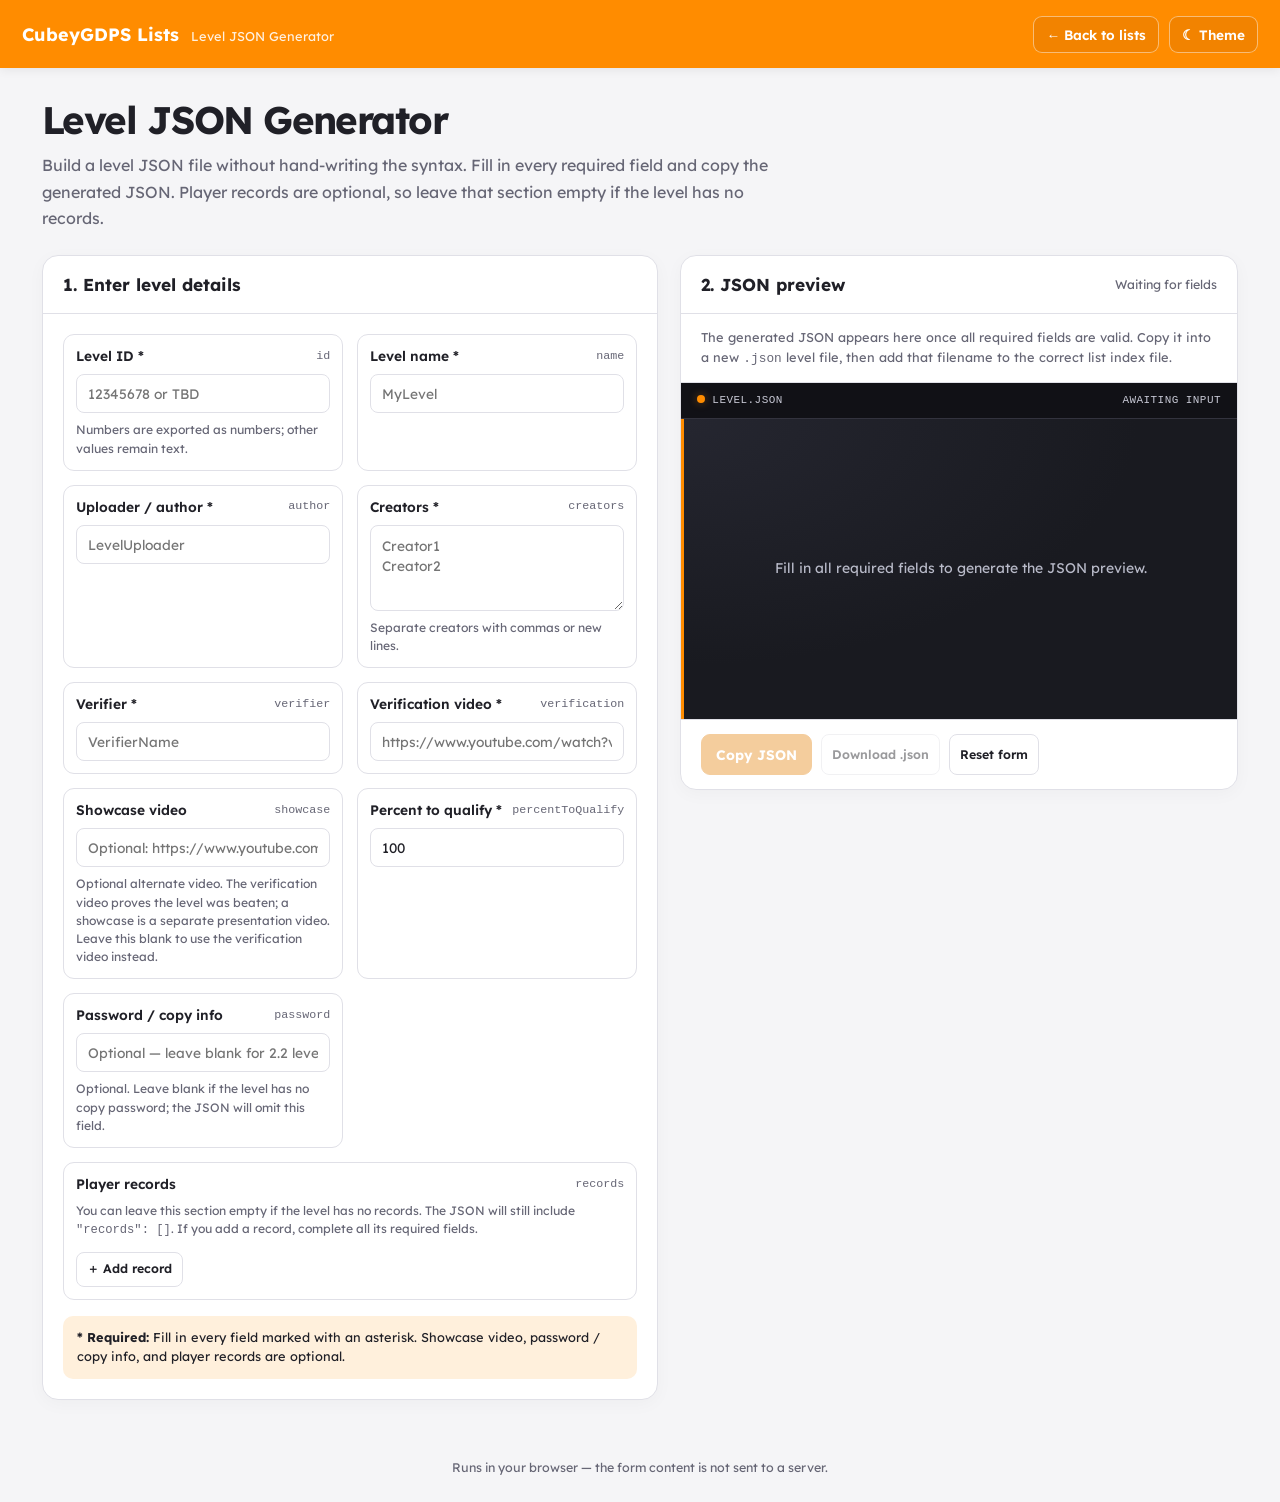
<file: json-generator/index.html>
<!DOCTYPE html>
<html lang="en">
<head>
    <meta charset="UTF-8">
    <meta name="viewport" content="width=device-width, initial-scale=1">
    <title>Level JSON Generator | CubeyGDPS Lists</title>
    <link rel="preconnect" href="https://fonts.googleapis.com">
    <link rel="preconnect" href="https://fonts.gstatic.com" crossorigin>
    <link href="https://fonts.googleapis.com/css2?family=Lexend+Deca:wght@400;500;600;700&display=swap" rel="stylesheet">
    <style>
        :root {
            color-scheme: light;
            --bg: #f5f5f7;
            --panel: #fff;
            --text: #202027;
            --muted: #666675;
            --border: #e0e0e7;
            --field: #fff;
            --orange: #ff8c00;
            --orange-dark: #bd5e00;
            --soft-orange: #fff0dc;
            --code: #191a20;
            --code-text: #f5f5fa;
            font-family: "Lexend Deca", sans-serif;
        }
        * { box-sizing: border-box; }
        body { margin: 0; background: var(--bg); color: var(--text); min-height: 100vh; }
        body.dark {
            color-scheme: dark;
            --bg: #17171b; --panel: #222228; --text: #f4f4f8; --muted: #b2b2c0;
            --border: #3c3c46; --field: #19191f; --orange: #d97706; --orange-dark: #ffb45e;
            --soft-orange: #3a2a19; --code: #101014; --code-text: #f5f5fa;
        }
        header {
            min-height: 68px; padding: 12px max(22px, calc((100vw - 1240px) / 2));
            display: flex; align-items: center; justify-content: space-between; gap: 18px;
            background: var(--orange); color: white; box-shadow: 0 2px 10px #00000012;
        }
        .brand { display: flex; align-items: baseline; gap: 12px; flex-wrap: wrap; }
        .brand strong { font-size: 1.12rem; }
        .brand span { font-size: .8rem; opacity: .88; }
        .header-actions { display: flex; align-items: center; gap: 10px; }
        a { color: inherit; }
        .header-link, .theme-button {
            border: 1px solid #ffffff75; color: white; background: #8c45001c;
            padding: 9px 12px; border-radius: 9px; text-decoration: none; font: inherit;
            font-size: .85rem; font-weight: 600; cursor: pointer;
        }
        .header-link:hover, .theme-button:hover { background: #8c450033; }
        main { max-width: 1240px; margin: 30px auto 60px; padding: 0 22px; }
        .intro { margin-bottom: 24px; }
        h1 { font-size: clamp(1.7rem, 4vw, 2.4rem); line-height: 1.15; letter-spacing: -.04em; margin: 0 0 10px; }
        .intro p { margin: 0; color: var(--muted); line-height: 1.65; max-width: 760px; }
        .layout { display: grid; grid-template-columns: minmax(0, 1.05fr) minmax(360px, .95fr); gap: 22px; align-items: start; }
        .panel { background: var(--panel); border: 1px solid var(--border); border-radius: 16px; overflow: hidden; box-shadow: 0 4px 18px #00000008; }
        .panel-head { padding: 18px 20px; border-bottom: 1px solid var(--border); display: flex; justify-content: space-between; align-items: center; gap: 12px; }
        h2 { font-size: 1.08rem; margin: 0; }
        .panel-body { padding: 20px; }
        .field-grid { display: grid; grid-template-columns: 1fr 1fr; gap: 14px; }
        .field { min-width: 0; border: 1px solid var(--border); border-radius: 11px; padding: 12px; }
        .field.full { grid-column: 1 / -1; }
        .field.disabled { opacity: .65; }
        .field-top { display: flex; align-items: center; justify-content: space-between; gap: 10px; margin-bottom: 10px; }
        .field-top label { font-weight: 600; font-size: .86rem; overflow-wrap: anywhere; }
        .field-top code { color: var(--muted); font-size: .73rem; }
        input[type="checkbox"] { accent-color: var(--orange-dark); width: 17px; height: 17px; cursor: pointer; }
        input[type="text"], input[type="number"], input[type="url"], textarea, select {
            display: block; width: 100%; min-width: 0; background: var(--field); color: var(--text);
            border: 1px solid var(--border); border-radius: 8px; padding: 10px 11px;
            font: inherit; font-size: .86rem; outline: none;
        }
        textarea { min-height: 86px; resize: vertical; line-height: 1.5; }
        input:focus-visible, textarea:focus-visible, select:focus-visible, button:focus-visible, a:focus-visible {
            outline: 2px solid var(--orange-dark); outline-offset: 2px;
        }
        input:disabled, textarea:disabled { opacity: .55; cursor: not-allowed; }
        .hint { color: var(--muted); font-size: .76rem; line-height: 1.5; margin: 8px 0 0; }
        .toolbar { display: flex; flex-wrap: wrap; gap: 8px; }
        button { font-family: inherit; }
        .small-button { border: 1px solid var(--border); background: var(--panel); color: var(--text); padding: 8px 10px; border-radius: 8px; font-size: .78rem; font-weight: 600; cursor: pointer; }
        .small-button:hover { border-color: var(--orange-dark); }
        .primary-button { background: var(--orange); border: 1px solid var(--orange); color: white; padding: 11px 14px; border-radius: 9px; font-size: .86rem; font-weight: 700; cursor: pointer; }
        .primary-button:hover { filter: brightness(.96); }
        button:disabled { opacity: .45; cursor: not-allowed; filter: grayscale(.25); }
        .record-box { margin-top: 16px; border: 1px dashed var(--border); padding: 14px; border-radius: 11px; }
        .record-head { display: flex; justify-content: space-between; align-items: center; gap: 10px; margin-bottom: 12px; }
        .record-head strong { font-size: .88rem; }
        .record-grid { display: grid; grid-template-columns: 1fr 1fr; gap: 10px; }
        .record-grid label { display: block; font-size: .75rem; color: var(--muted); margin-bottom: 6px; }
        .record-options { display: flex; flex-wrap: wrap; gap: 14px; margin-top: 12px; }
        .check-label { display: inline-flex; align-items: center; gap: 7px; font-size: .82rem; }
        .preview-panel { position: sticky; top: 18px; }
        .preview-panel .panel-body { padding: 0; }
        .preview-note { padding: 14px 20px; border-bottom: 1px solid var(--border); color: var(--muted); font-size: .8rem; line-height: 1.5; }
        pre { margin: 0; padding: 22px; min-height: 300px; max-height: 60vh; overflow: auto; background: radial-gradient(ellipse at top left, #252630 0%, var(--code) 58%); color: var(--code-text); font: 13px/1.75 ui-monospace, SFMono-Regular, Consolas, monospace; white-space: pre; tab-size: 4; border-left: 3px solid var(--orange); }
        pre:not(.ready) { display: flex; align-items: center; justify-content: center; text-align: center; white-space: pre-wrap; color: #b8bac8; font: 14px/1.7 "Lexend Deca", sans-serif; padding: 32px; }
        .code-toolbar { display: flex; align-items: center; justify-content: space-between; gap: 12px; padding: 10px 16px; background: #111116; color: #c7c8d4; border-bottom: 1px solid #33333e; font: 11px/1.4 ui-monospace, SFMono-Regular, Consolas, monospace; letter-spacing: .04em; text-transform: uppercase; }
        .code-dot { display: inline-block; width: 8px; height: 8px; margin-right: 7px; border-radius: 50%; background: #ff8c00; box-shadow: 0 0 9px #ff8c0066; }
        .preview-actions { padding: 14px 20px; display: flex; flex-wrap: wrap; gap: 9px; border-top: 1px solid var(--border); }
        .status { align-self: center; color: var(--muted); font-size: .78rem; min-height: 1em; }
        .notice { background: var(--soft-orange); border-radius: 10px; padding: 12px 14px; font-size: .8rem; line-height: 1.55; margin-top: 16px; }
        footer { text-align: center; color: var(--muted); padding: 0 20px 28px; font-size: .78rem; }
        @media (max-width: 850px) {
            .layout { grid-template-columns: 1fr; }
            .preview-panel { position: static; }
            pre { max-height: 50vh; }
        }
        @media (max-width: 540px) {
            header { align-items: flex-start; flex-direction: column; padding: 14px 18px; }
            main { margin-top: 22px; padding: 0 14px; }
            .panel-head, .panel-body { padding: 15px; }
            .field-grid { grid-template-columns: 1fr; }
            .field.full { grid-column: auto; }
            .record-grid { grid-template-columns: 1fr; }
        }
    </style>
</head>
<body>
    <header>
        <div class="brand"><strong>CubeyGDPS Lists</strong><span>Level JSON Generator</span></div>
        <div class="header-actions">
            <a class="header-link" href="../">← Back to lists</a>
            <button class="theme-button" id="theme-toggle" type="button" aria-label="Toggle dark mode">☾ Theme</button>
        </div>
    </header>
    <main>
        <section class="intro">
            <h1>Level JSON Generator</h1>
            <p>Build a level JSON file without hand-writing the syntax. Fill in every required field and copy the generated JSON. Player records are optional, so leave that section empty if the level has no records.</p>
        </section>
        <div class="layout">
            <section class="panel">
                <div class="panel-head">
                    <h2>1. Enter level details</h2>
                </div>
                <div class="panel-body">
                    <div class="field-grid">
                        <div class="field" data-field="id">
                            <div class="field-top"><label for="value-id">Level ID <span aria-hidden="true">*</span></label><code>id</code></div>
                            <input id="value-id" type="text" placeholder="12345678 or TBD" required>
                            <p class="hint">Numbers are exported as numbers; other values remain text.</p>
                        </div>
                        <div class="field" data-field="name">
                            <div class="field-top"><label for="value-name">Level name *</label><code>name</code></div>
                            <input id="value-name" type="text" placeholder="MyLevel" required>
                        </div>
                        <div class="field" data-field="author">
                            <div class="field-top"><label for="value-author">Uploader / author *</label><code>author</code></div>
                            <input id="value-author" type="text" placeholder="LevelUploader" required>
                        </div>
                        <div class="field" data-field="creators">
                            <div class="field-top"><label for="value-creators">Creators *</label><code>creators</code></div>
                            <textarea id="value-creators" placeholder="Creator1&#10;Creator2" required></textarea>
                            <p class="hint">Separate creators with commas or new lines.</p>
                        </div>
                        <div class="field" data-field="verifier">
                            <div class="field-top"><label for="value-verifier">Verifier *</label><code>verifier</code></div>
                            <input id="value-verifier" type="text" placeholder="VerifierName" required>
                        </div>
                        <div class="field" data-field="verification">
                            <div class="field-top"><label for="value-verification">Verification video *</label><code>verification</code></div>
                            <input id="value-verification" type="url" placeholder="https://www.youtube.com/watch?v=..." required>
                        </div>
                        <div class="field" data-field="showcase">
                            <div class="field-top"><label for="value-showcase">Showcase video</label><code>showcase</code></div>
                            <input id="value-showcase" type="url" placeholder="Optional: https://www.youtube.com/watch?v=...">
                            <p class="hint">Optional alternate video. The verification video proves the level was beaten; a showcase is a separate presentation video. Leave this blank to use the verification video instead.</p>
                        </div>
                        <div class="field" data-field="percentToQualify">
                            <div class="field-top"><label for="value-percent">Percent to qualify *</label><code>percentToQualify</code></div>
                            <input id="value-percent" type="number" min="0" max="100" step="1" value="100" required>
                        </div>
                        <div class="field" data-field="password">
                            <div class="field-top"><label for="value-password">Password / copy info</label><code>password</code></div>
                            <input id="value-password" type="text" placeholder="Optional — leave blank for 2.2 levels">
                            <p class="hint">Optional. Leave blank if the level has no copy password; the JSON will omit this field.</p>
                        </div>
                        <div class="field full" data-field="records">
                            <div class="field-top">
                                <label>Player records</label><code>records</code>
                            </div>
                            <p class="hint">You can leave this section empty if the level has no records. The JSON will still include <code>"records": []</code>. If you add a record, complete all its required fields.</p>
                            <div id="records-container"></div>
                            <button class="small-button" id="add-record" type="button" style="margin-top:12px">＋ Add record</button>
                        </div>
                    </div>
                    <div class="notice"><strong>* Required:</strong> Fill in every field marked with an asterisk. Showcase video, password / copy info, and player records are optional.</div>
                </div>
            </section>
            <section class="panel preview-panel">
                <div class="panel-head"><h2>2. JSON preview</h2><span class="status" id="field-count">Waiting for fields</span></div>
                <div class="preview-note">The generated JSON appears here once all required fields are valid. Copy it into a new <code>.json</code> level file, then add that filename to the correct list index file.</div>
                <div class="panel-body"><div class="code-toolbar"><span><i class="code-dot"></i>level.json</span><span id="code-state">Awaiting input</span></div><pre id="json-output" aria-label="Generated JSON" tabindex="0">Fill in all required fields to generate the JSON preview.</pre></div>
                <div class="preview-actions">
                    <button class="primary-button" id="copy-json" type="button">Copy JSON</button>
                    <button class="small-button" id="download-json" type="button">Download .json</button>
                    <button class="small-button" id="reset-form" type="button">Reset form</button>
                    <span class="status" id="copy-status" role="status" aria-live="polite"></span>
                </div>
            </section>
        </div>
    </main>
    <footer>Runs in your browser — the form content is not sent to a server.</footer>
<script>
(() => {
    const $ = (selector, root = document) => root.querySelector(selector);
    const $$ = (selector, root = document) => [...root.querySelectorAll(selector)];
    const recordsContainer = $('#records-container');
    const output = $('#json-output');
    const status = $('#copy-status');
    let recordCounter = 0;

    function addRecord() {
        const id = ++recordCounter;
        const box = document.createElement('div');
        box.className = 'record-box';
        box.dataset.recordId = String(id);
        box.innerHTML = `
            <div class="record-head">
                <strong>Record ${id}</strong>
                <button class="small-button remove-record" type="button">Remove</button>
            </div>
            <div class="record-grid">
                <div><label for="record-user-${id}">Player name</label><input id="record-user-${id}" data-record="user" type="text" placeholder="PlayerName"></div>
                <div><label for="record-link-${id}">Proof link</label><input id="record-link-${id}" data-record="link" type="url" placeholder="https://..."></div>
                <div><label for="record-percent-${id}">Percent</label><input id="record-percent-${id}" data-record="percent" type="number" min="0" max="100" step="1" value="100"></div>
                <div><label for="record-fps-${id}">FPS value</label><input id="record-fps-${id}" data-record="fps-value" type="number" min="1" step="1" value="360"></div>
            </div>
            <div class="record-options">
                <label class="check-label"><input data-record="mobile" type="checkbox"> Mobile</label>
                <label class="check-label"><input data-record="cbf" type="checkbox"> CBF</label>
            </div>`;
        recordsContainer.appendChild(box);
        box.querySelector('.remove-record').addEventListener('click', () => {
            box.remove();
            updatePreview();
        });
        $$('input, select', box).forEach(input => {
            input.addEventListener('input', updatePreview);
            input.addEventListener('change', updatePreview);
        });
        updatePreview();
    }

    function readRecords() {
        return $$('.record-box', recordsContainer).map(box => {
            const record = {};
            const user = $('[data-record="user"]', box).value.trim();
            const link = $('[data-record="link"]', box).value.trim();
            const percent = $('[data-record="percent"]', box).value;
            const fps = $('[data-record="fps-value"]', box).value;
            if (user) record.user = user;
            if (link) record.link = link;
            if (percent !== '') record.percent = Number(percent);
            if (fps !== '') record.fps = Number(fps);
            if ($('[data-record="mobile"]', box).checked) record.mobile = true;
            if ($('[data-record="cbf"]', box).checked) record.cbf = true;
            return record;
        }).filter(record => Object.keys(record).length > 0);
    }

    function getData() {
        const text = id => $(id).value.trim();
        const idValue = text('#value-id');
        const data = {
            id: /^-?\d+$/.test(idValue) ? Number(idValue) : idValue,
            name: text('#value-name'),
            author: text('#value-author'),
            creators: text('#value-creators').split(/[\n,]+/).map(value => value.trim()).filter(Boolean),
            verifier: text('#value-verifier'),
            verification: text('#value-verification'),
            percentToQualify: text('#value-percent') === '' ? null : Number(text('#value-percent')),
            records: readRecords()
        };
        const password = text('#value-password');
        if (password) data.password = password;
        const showcase = text('#value-showcase');
        if (showcase) data.showcase = showcase;
        return data;
    }

    function isFormComplete() {
        const required = ['#value-id', '#value-name', '#value-author', '#value-creators', '#value-verifier', '#value-verification', '#value-percent'];
        if (!required.every(selector => {
            const field = $(selector);
            return field.value.trim() !== '' && field.checkValidity();
        })) return false;

        const showcase = $('#value-showcase');
        if (showcase.value.trim() && !showcase.checkValidity()) return false;

        // Records are optional, but every record added must be complete.
        for (const box of $$('.record-box', recordsContainer)) {
            for (const selector of ['[data-record="user"]', '[data-record="link"]', '[data-record="percent"]', '[data-record="fps-value"]']) {
                const field = $(selector, box);
                if (!field.value.trim() || !field.checkValidity()) return false;
            }
        }
        return true;
    }

    function getMissingFields() {
        const labels = [
            ['#value-id', 'Level ID'],
            ['#value-name', 'Level name'],
            ['#value-author', 'Uploader / author'],
            ['#value-creators', 'Creators'],
            ['#value-verifier', 'Verifier'],
            ['#value-verification', 'Verification video'],
            ['#value-percent', 'Percent to qualify'],
        ];
        const missing = labels
            .filter(([selector]) => {
                const field = $(selector);
                return !field.value.trim() || !field.checkValidity();
            })
            .map(([, label]) => label);

        const showcase = $('#value-showcase');
        if (showcase.value.trim() && !showcase.checkValidity()) missing.push('Showcase video URL');

        $('.record-box', recordsContainer).forEach((box, index) => {
            const selectors = [
                ['[data-record="user"]', 'player name'],
                ['[data-record="link"]', 'proof link'],
                ['[data-record="percent"]', 'percent'],
                ['[data-record="fps-value"]', 'FPS value']
            ];
            selectors.forEach(([selector, label]) => {
                const field = $(selector, box);
                if (!field.value.trim() || !field.checkValidity()) {
                    missing.push('Record ' + (index + 1) + ': ' + label);
                }
            });
        });
        return missing;
    }

    function updatePreview() {
        const complete = isFormComplete();
        output.classList.toggle('ready', complete);
        $('#copy-json').disabled = !complete;
        $('#download-json').disabled = !complete;
        const missing = getMissingFields();
        $('#field-count').textContent = complete ? Object.keys(getData()).length + ' fields' : missing.length + ' field(s) to fix';
        $('#code-state').textContent = complete ? 'Valid JSON preview' : 'Awaiting input';

        if (!complete) {
            output.textContent = 'Complete the required fields to generate the JSON preview.\n\n' +
                (missing.length ? 'Check: ' + missing.join(', ') + '.' : 'Check the values marked as invalid.') +
                '\n\nPlayer records are optional, but any record you add must be complete.';
            status.textContent = '';
            return;
        }
        output.textContent = JSON.stringify(getData(), null, 4);
    }

    function validateForm() {
        const required = ['#value-id', '#value-name', '#value-author', '#value-creators', '#value-verifier', '#value-verification', '#value-percent'];
        for (const selector of required) {
            const field = $(selector);
            if (!field.value.trim() || !field.checkValidity()) {
                field.reportValidity();
                field.focus();
                status.textContent = 'Complete all required fields first.';
                return false;
            }
        }
        const showcase = $('#value-showcase');
        if (showcase.value.trim() && !showcase.checkValidity()) {
            showcase.reportValidity();
            showcase.focus();
            status.textContent = 'Enter a valid showcase video URL, or leave it empty.';
            return false;
        }
        for (const box of $$('.record-box')) {
            for (const selector of ['[data-record="user"]', '[data-record="link"]', '[data-record="percent"]', '[data-record="fps-value"]']) {
                const field = $(selector, box);
                if (!field.value.trim() || !field.checkValidity()) {
                    field.reportValidity();
                    field.focus();
                    status.textContent = 'Complete each record you added, or remove it.';
                    return false;
                }
            }
        }
        return true;
    }

    $('#copy-json').addEventListener('click', async () => {
        if (!validateForm()) return;
        try {
            await navigator.clipboard.writeText(output.textContent);
            status.textContent = 'Copied!';
        } catch {
            const range = document.createRange();
            range.selectNodeContents(output);
            const selection = window.getSelection();
            selection.removeAllRanges();
            selection.addRange(range);
            status.textContent = 'Select and copy the highlighted JSON.';
        }
        window.setTimeout(() => status.textContent = '', 2800);
    });
    $('#download-json').addEventListener('click', () => {
        if (!validateForm()) return;
        const name = ($('#value-name').value.trim() || 'level').replace(/[^a-z0-9_-]+/gi, '_');
        const blob = new Blob([output.textContent + '\n'], { type: 'application/json;charset=utf-8' });
        const url = URL.createObjectURL(blob);
        const link = document.createElement('a');
        link.href = url;
        link.download = name + '.json';
        link.click();
        URL.revokeObjectURL(url);
    });
    $('#reset-form').addEventListener('click', () => {
        $('#value-id').value = '';
        $('#value-name').value = '';
        $('#value-author').value = '';
        $('#value-creators').value = '';
        $('#value-verifier').value = '';
        $('#value-verification').value = '';
        $('#value-showcase').value = '';
        $('#value-percent').value = '100';
        $('#value-password').value = '';
        recordsContainer.replaceChildren();
        recordCounter = 0;
        status.textContent = '';
        updatePreview();
    });
    $('#theme-toggle').addEventListener('click', () => {
        document.body.classList.toggle('dark');
        localStorage.setItem('json-generator-dark', document.body.classList.contains('dark') ? 'true' : 'false');
    });
    if (localStorage.getItem('json-generator-dark') === 'true') document.body.classList.add('dark');

    // Keep the preview in sync with every field, and wire up the record button.
    $$('input, textarea, select').forEach(input => {
        input.addEventListener('input', updatePreview);
        input.addEventListener('change', updatePreview);
    });
    $('#add-record').addEventListener('click', addRecord);

    updatePreview();
})();

</script>
</body>
</html>
</file>
